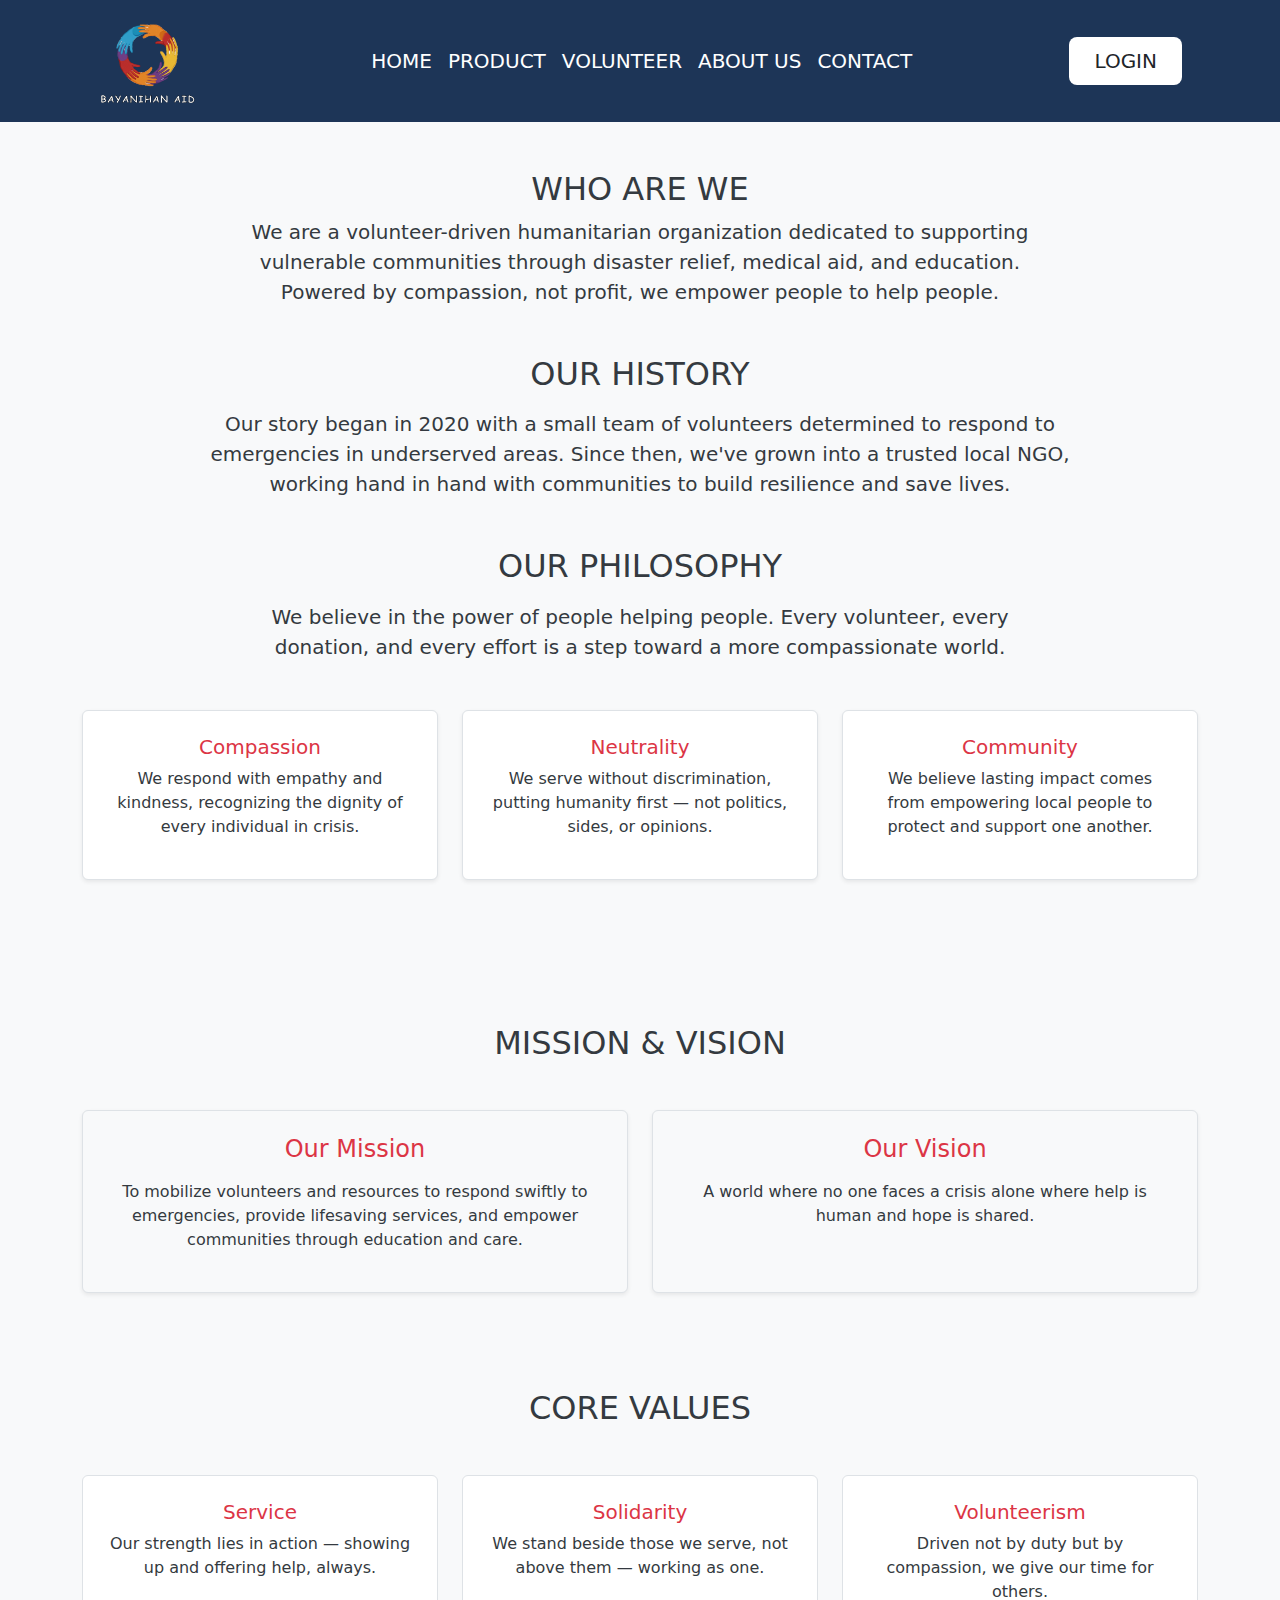
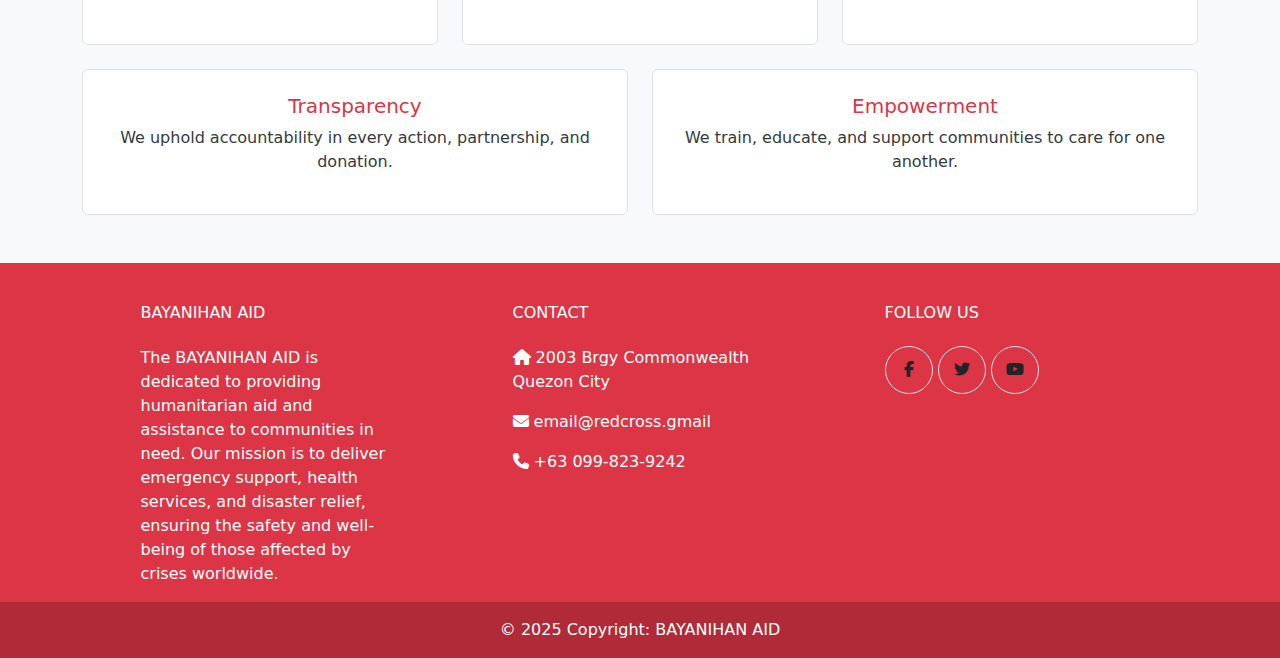
<file: about.html>
<!DOCTYPE html>
<html lang="en">
<head>
    <meta charset="UTF-8">
    <meta name="viewport" content="width=device-width, initial-scale=1.0">
    <title>Document</title>
    <link
      rel="stylesheet"
      href="assets/bootstrap/css/bootstrap.min.css"
    />
    <link
      rel="stylesheet"
      href="assets/fontawesome-free-6.7.2-web//css/all.min.css"
    />
    <link rel="stylesheet" href="style.css" />
</head>
<body>
    <header class=" navigation">
        <nav class="container navbar navbar-expand-lg p-3">
            <div class="container-fluid d-flex justify-content-between align-items-center">
            <div class="flex align-items-center">
                <img
                src="./assets/logo.png"
                alt="logo"
                class="image-fluid w-5"
                style="width: 100px; height: auto"
                />
                <a class="navbar-brand text-white fw-bold" href="#"> </a>
            </div>
            <button
                class="navbar-toggler border-light"
                type="button"
                data-bs-toggle="collapse"
                data-bs-target="#navbarSupportedContent"
                aria-controls="navbarSupportedContent"
                aria-expanded="false"
                aria-label="Toggle navigation"
            >
                <span class="navbar-toggler-icon" style="filter: brightness"></span>
            </button>
            <div class="collapse navbar-collapse" id="navbarSupportedContent">
                <ul class="navbar-nav fs-5 text-uppercase mx-auto">
                <li class="nav-item">
                    <a class="nav-link active text-white" aria-current="page" href="index.html" >Home</a>
                </li>
                <li class="nav-item">
                    <a class="nav-link text-white" href="product.html">Product</a>
                </li>
                <li class="nav-item">
                    <a class="nav-link text-white" href="contact.html">Volunteer</a>
                </li>
                <li class="nav-item">
                    <a class="nav-link text-white" href="">About us</a>
                </li>
                <li class="nav-item">
                    <a class="nav-link text-white" href="contact.html">Contact</a>
                </li>
                </ul>
                <button type="button" class="btn btn-lg bg-white text-dark px-4" data-bs-toggle="modal" data-bs-target="#loginModal">LOGIN</button>            
                
                <!-- MY MODAL FOR LOGIN -->
                <div class="modal fade" id="loginModal" tabindex="-1" aria-hidden="true">
                <div class="modal-dialog modal-dialog-centered">
                    <div class="modal-content shadow-lg border-0 rounded-4" style="max-width: 500px; margin: auto;">
                    <div class="modal-header bg-danger text-white rounded-top-4">
                        <h5 class="modal-title"><i class="fas fa-sign-in-alt me-2"></i>Login</h5>
                        <button type="button" class="btn-close btn-close-white" data-bs-dismiss="modal"></button>
                    </div>
                    <div class="modal-body px-5 py-4">
                        <form class="text-start">
                        <div class="mb-3">
                            <label for="loginUsername" class="form-label">Username</label>
                            <div class="input-group">
                            <span class="input-group-text bg-light"><i class="fas fa-user"></i></span>
                            <input required type="text" class="form-control" id="loginUsername" placeholder="Enter your username">
                            </div>
                        </div>
                        <div class="mb-3">
                            <label for="loginPassword" class="form-label">Password</label>
                            <div class="input-group">
                            <span class="input-group-text bg-light"><i class="fas fa-lock"></i></span>
                            <input required type="password" class="form-control" id="loginPassword" placeholder="••••••••">
                            </div>
                        </div>
                        <div class="d-flex justify-content-between align-items-center mb-3">
                            <div class="form-check">
                            <input class="form-check-input" type="checkbox" id="rememberMe">
                            <label class="form-check-label" for="rememberMe">Remember me</label>
                            </div>
                            <a href="#" class="text-decoration-none">Forgot password?</a>
                        </div>
                        <button type="submit" class="btn btn-primary w-100 mb-2">Login</button>
                        <button type="button" class="btn btn-outline-secondary w-100" data-bs-toggle="modal" data-bs-target="#signupModal">Sign up</button>
                        </form>
                
                        <div class="text-center my-3 text-muted">
                        <span>or</span>
                        </div>
                
                        <div class="d-flex justify-content-center gap-3">
                        <button class="btn btn-outline-primary rounded-circle" style="width: 48px; height: 48px;" title="Facebook">
                            <i class="fab fa-facebook-f"></i>
                        </button>
                        <button class="btn btn-outline-info rounded-circle" style="width: 48px; height: 48px;" title="Twitter">
                            <i class="fab fa-twitter"></i>
                        </button>
                        <button class="btn btn-outline-dark rounded-circle" style="width: 48px; height: 48px;" title="Login with Email">
                            <i class="fas fa-envelope"></i>
                        </button>
                        </div>
                
                    </div>
                    </div>
                </div>
                </div>
                <!-- MY MODAL FOR SIGN UP -->
                <div class="modal fade" id="signupModal" tabindex="-1" aria-hidden="true">
                <div class="modal-dialog modal-dialog-centered">
                    <div class="modal-content shadow-lg border-0 rounded-4" style="max-width: 550px; margin: auto;">
                    <div class="modal-header bg-danger text-white rounded-top-4">
                        <h5 class="modal-title"><i class="fas fa-user-plus me-2"></i>Sign Up</h5>
                        <button type="button" class="btn-close btn-close-white" data-bs-dismiss="modal"></button>
                    </div>
                    <div class="modal-body px-5 py-4">
                        
                        <form class="text-start">
                        <div class="mb-3">
                            <label class="form-label ">Username</label>
                            <div class="input-group">
                            <span class="input-group-text bg-light"><i class="fas fa-user-tag"></i></span>
                            <input required type="text" class="form-control" placeholder="username123">
                            </div>
                        </div>

                        <div class="mb-3">
                            <label class="form-label">Password</label>
                            <div class="input-group">
                            <span class="input-group-text bg-light"><i class="fas fa-lock"></i></span>
                            <input required type="password" class="form-control" placeholder="••••••••">
                            </div>
                        </div>
                
                        <div class="mb-3">
                            <label class="form-label">Full Name</label>
                            <div class="input-group">
                            <span class="input-group-text bg-light"><i class="fas fa-user"></i></span>
                            <input required type="text" class="form-control" placeholder="John Doe">
                            </div>
                        </div>
                
                        <div class="row">
                            <div class="col-md-6 mb-3">
                            <label class="form-label">Age</label>
                            <div class="input-group">
                                <span class="input-group-text bg-light"><i class="fas fa-hourglass-half"></i></span>
                                <input required type="number" class="form-control" placeholder="18">
                            </div>
                            </div>
                            <div class="col-md-6 mb-3">
                            <label class="form-label">Birthdate</label>
                            <div class="input-group">
                                <span class="input-group-text bg-light"><i class="fas fa-calendar-alt"></i></span>
                                <input required type="date" class="form-control">
                            </div>
                            </div>
                        </div>
            
                        <div class="mb-3">
                            <label class="form-label">Gender</label>
                            <div class="input-group">
                            <span class="input-group-text bg-light"><i class="fas fa-venus-mars"></i></span>
                            <select required class="form-select">
                                <option disabled>Choose...</option>
                                <option>Male</option>
                                <option>Female</option>
                                <option>Prefer not to say</option>
                            </select>
                            </div>
                        </div>

                        <div class="mb-3">
                            <label class="form-label">Email</label>
                            <div class="input-group">
                            <span class="input-group-text bg-light"><i class="fas fa-envelope"></i></span>
                            <input required type="email" class="form-control" placeholder="you@example.com">
                            </div>
                        </div>

                        <button type="submit" class="btn btn-danger w-100 mt-2" >Register</button>
                        </form>
                        <!-- data-bs-toggle="modal" data-bs-target="#loginModal" -->
                    </div>
                    </div>
                </div>
                </div>
            </div>
            </div>
        </nav>
    </header>

    <main>
        <section class="py-5 bg-light">
            <div class="container">
              <div class="text-center mb-5">
                <h2 class="text-uppercase" id="about">Who are we</h2>
                <p class="lead mx-auto" style="max-width: 800px;">
                    We are a volunteer-driven humanitarian organization dedicated to supporting vulnerable communities through disaster relief, medical aid, and education. Powered by compassion, not profit, we empower people to help people.                </p>
              </div>
          
              <!-- HISTORY SECTION -->
              <div class="text-center mb-5">
                <h2 class="text-uppercase mb-3">Our History</h2>
                <div class="mx-auto" style="max-width: 900px;">
                    <p class="lead">
                        Our story began in 2020 with a small team of volunteers determined to respond to emergencies in underserved areas. Since then, we've grown into a trusted local NGO, working hand in hand with communities to build resilience and save lives.                  
                    </p>
                </div>
              </div>
          
              <!-- PHILOSOPHY SECTION -->
              <div class="text-center mb-5">
                <h2 class="text-uppercase mb-3">Our Philosophy</h2>
                <p class="lead mx-auto" style="max-width: 800px;">  
                    We believe in the power of people helping people. Every volunteer, every donation, and every effort is a step toward a more compassionate world.                </p>
              </div>
          
              <!-- PHILOSOPHY VALUES -->
              <div class="row row-cols-1 row-cols-md-3 g-4 mb-5">
                <div class="col">
                  <div class="p-4 border rounded shadow-sm h-100 text-center bg-white">
                    <h5 class="text-danger">Compassion</h5>
                    <p>
                      We respond with empathy and kindness, recognizing the dignity of every individual in crisis.
                    </p>
                  </div>
                </div>
                <div class="col">
                  <div class="p-4 border rounded shadow-sm h-100 text-center bg-white">
                    <h5 class="text-danger">Neutrality</h5>
                    <p>
                      We serve without discrimination, putting humanity first — not politics, sides, or opinions.
                    </p>
                  </div>
                </div>
                <div class="col">
                  <div class="p-4 border rounded shadow-sm h-100 text-center bg-white">
                    <h5 class="text-danger">Community</h5>
                    <p>
                      We believe lasting impact comes from empowering local people to protect and support one another.
                    </p>
                  </div>
                </div>
              </div>
            </div>
          </section>
          
          <!-- MISSION & VISION SECTION -->
          <section class="py-5 bg-light">
            <div class="container">
              <h2 class="text-center mb-5 text-uppercase">Mission & Vision</h2>
              <div class="row g-4">
                <div class="col-12 col-md-6">
                  <div class="p-4 border rounded shadow-sm h-100 bg-light text-center">
                    <h4 class="text-danger mb-3">Our Mission</h4>
                    <p>
                        To mobilize volunteers and resources to respond swiftly to emergencies, provide lifesaving services, and empower communities through education and care.                    </p>
                  </div>
                </div>
                <div class="col-12 col-md-6">
                  <div class="p-4 border rounded shadow-sm h-100 bg-light text-center">
                    <h4 class="text-danger mb-3">Our Vision</h4>
                    <p>
                        A world where no one faces a crisis alone where help is human and hope is shared.                   
                     </p>
                  </div>
                </div>
              </div>
            </div>
          </section>
          
          <!-- CORE VALUES SECTION -->
          <section class="py-5 bg-light">
            <div class="container">
              <h2 class="text-center mb-5 text-uppercase">Core Values</h2>
              <div class="row g-4">
                <div class="col-md-4">
                  <div class="p-4 border h-100 rounded text-center bg-white">
                    <h5 class="text-danger">Service</h5>
                    <p>Our strength lies in action — showing up and offering help, always.</p>
                  </div>
                </div>
                <div class="col-md-4">
                  <div class="p-4 border h-100 rounded text-center bg-white">
                    <h5 class="text-danger">Solidarity</h5>
                    <p>We stand beside those we serve, not above them — working as one.</p>
                  </div>
                </div>
                <div class="col-md-4">
                  <div class="p-4 border h-100 rounded text-center bg-white">
                    <h5 class="text-danger">Volunteerism</h5>
                    <p>Driven not by duty but by compassion, we give our time for others.</p>
                  </div>
                </div>
                <div class="col-md-6">
                  <div class="p-4 border h-100 rounded text-center bg-white">
                    <h5 class="text-danger">Transparency</h5>
                    <p>We uphold accountability in every action, partnership, and donation.</p>
                  </div>
                </div>
                <div class="col-md-6">
                  <div class="p-4 border h-100 rounded text-center bg-white">
                    <h5 class="text-danger">Empowerment</h5>
                    <p>We train, educate, and support communities to care for one another.</p>
                  </div>
                </div>
              </div>
            </div>
          </section>
    </main>

    <footer class="text-center text-lg-start text-white bg-danger" id="footer">
        <div class="container p-4 pb-0">
          <section class="">
            <div class="row">
              <div class="col-md-3 col-lg-3 col-xl-3 mx-auto mt-3">
                <h6 class="text-uppercase mb-4 font-weight-bold">
                  BAYANIHAN AID
                </h6>
                <p>
                  The BAYANIHAN AID is dedicated to providing humanitarian
                  aid and assistance to communities in need. Our mission is to
                  deliver emergency support, health services, and disaster relief,
                  ensuring the safety and well-being of those affected by crises
                  worldwide.
                </p>
              </div>
              <hr class="w-100 clearfix d-md-none" />
              <div class="col-md-4 col-lg-3 col-xl-3 mx-auto mt-3">
                <h6 class="text-uppercase mb-4 font-weight-bold">Contact</h6>
                <p>
                  <i class="fas fa-home mr-3"></i> 2003 Brgy Commonwealth Quezon City
                </p>
                <p><i class="fas fa-envelope mr-3"></i> email@redcross.gmail</p>
                <p><i class="fas fa-phone mr-3"></i> +63 099-823-9242</p>
              </div>
  
              <hr class="w-100 clearfix d-md-none" />
              <div class="col-md-3 mx-auto mt-3">
                <h6 class="text-uppercase mb-4 font-weight-bold">Follow us</h6>
                <button class="btn border rounded-circle" style="width: 48px; height: 48px;" title="Facebook">
                  <i class="fab fa-facebook-f"></i>
                </button>
                <button class="btn border rounded-circle" style="width: 48px; height: 48px;" title="Twitter">
                  <i class="fab fa-twitter"></i>
                </button>
                <button class="btn border rounded-circle" style="width: 48px; height: 48px;" title="Youtube">
                  <i class="fab fa-youtube"></i>
                </button>
                
              </div>
            </div>
          </section>
        </div>
        <div class="text-center p-3" style="background-color: rgba(0, 0, 0, 0.2)">
          © 2025 Copyright: BAYANIHAN AID 
        </div>
        <!-- Copyright -->
    </footer>
    <script src="assets/bootstrap/js/bootstrap.bundle.min.js"></script>
</body>
</html>
</file>
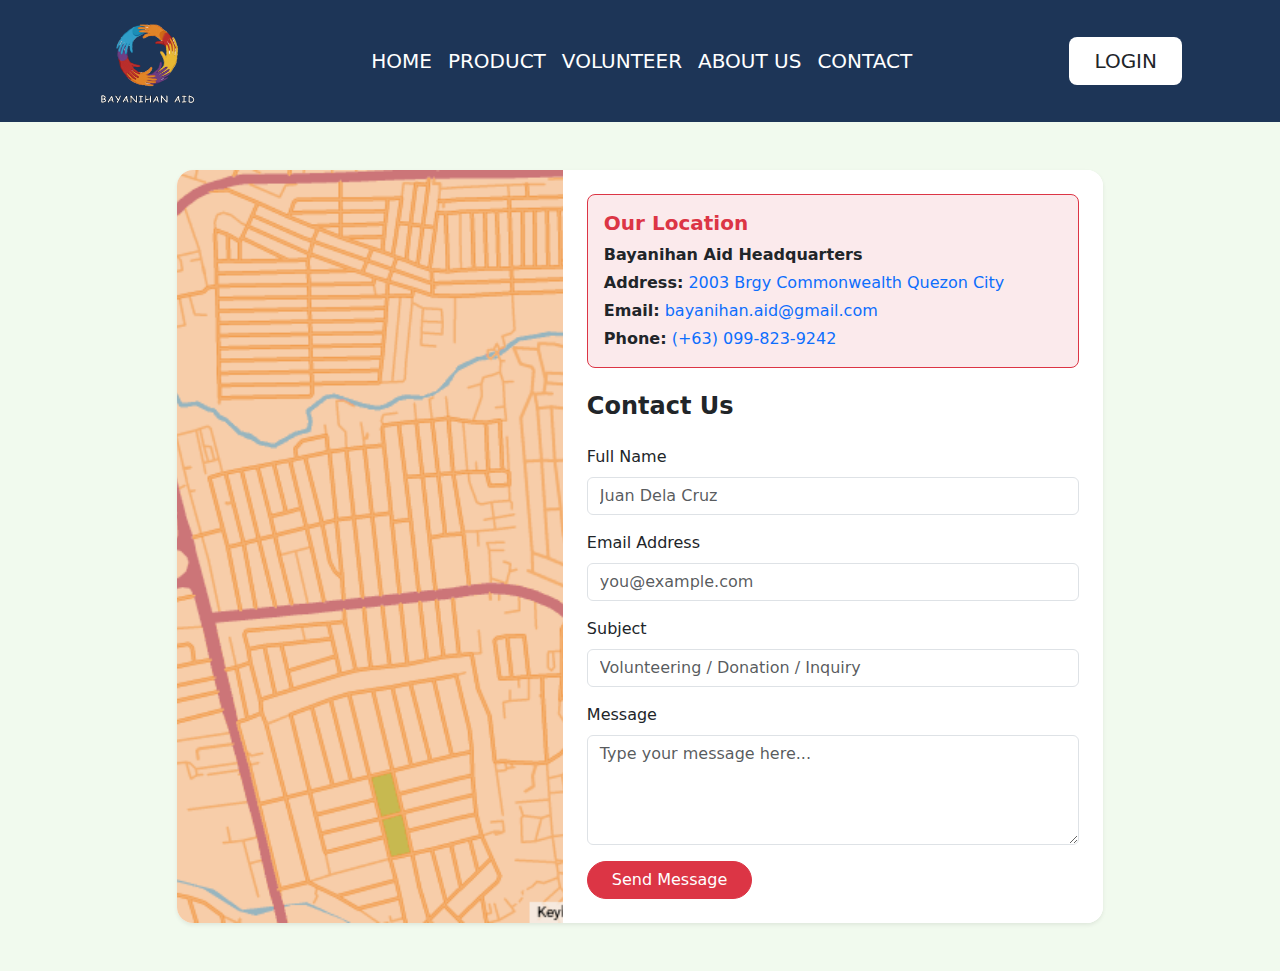
<file: contact.html>
<!DOCTYPE html>
<html lang="en">
<head>
    <meta charset="UTF-8">
    <meta name="viewport" content="width=device-width, initial-scale=1.0">
    <title>Document</title>
    <link
      rel="stylesheet"
      href="node_modules/bootstrap/dist/css/bootstrap.min.css"
    />
    <link
      rel="stylesheet"
      href="assets/fontawesome-free-6.7.2-web//css/all.min.css"
    />
    <link rel="stylesheet" href="style.css" />
</head>
<body>

    <header class="navigation">
      <nav class="container navbar navbar-expand-lg p-3">
        <div class="container-fluid d-flex justify-content-between align-items-center">
          <div class="flex align-items-center">
            <img
              src="./assets/logo.png"
              alt="logo"
              class="image-fluid w-5"
              style="width: 100px; height: auto"
            />
            <a class="navbar-brand text-white fw-bold" href="#"> </a>
          </div>
          <button
            class="navbar-toggler border-light"
            type="button"
            data-bs-toggle="collapse"
            data-bs-target="#navbarSupportedContent"
            aria-controls="navbarSupportedContent"
            aria-expanded="false"
            aria-label="Toggle navigation"
          >
            <span class="navbar-toggler-icon" style="filter: brightness"></span>
          </button>
          <div class="collapse navbar-collapse " id="navbarSupportedContent">
            <ul class="navbar-nav fs-5 text-uppercase mx-auto">
              <li class="nav-item">
                <a
                  class=" nav-link active text-white"
                  aria-current="page"
                  href="index.html"
                  >Home</a
                >
              </li>
              <li class="nav-item">
                <a class="nav-link text-white" href="product.html">Product</a>
              </li>
              <li class="nav-item">
                <a class="nav-link text-white" href="contact.html">Volunteer</a>
              </li>
              <li class="nav-item">
                <a class="nav-link text-white" href="about.html">About us</a>
              </li>
              <li class="nav-item">
                <a class="nav-link text-white" href="contact.html">Contact</a>
              </li>
            </ul>
            <button type="button" class="btn btn-lg bg-white text-dark px-4" data-bs-toggle="modal" data-bs-target="#loginModal">LOGIN</button>            
           
            <!-- MY MODAL FOR LOGIN -->
            <div class="modal fade" id="loginModal" tabindex="-1" aria-hidden="true">
              <div class="modal-dialog modal-dialog-centered">
                <div class="modal-content shadow-lg border-0 rounded-4" style="max-width: 500px; margin: auto;">
                  <div class="modal-header bg-danger text-white rounded-top-4">
                    <h5 class="modal-title"><i class="fas fa-sign-in-alt me-2"></i>Login</h5>
                    <button type="button" class="btn-close btn-close-white" data-bs-dismiss="modal"></button>
                  </div>
                  <div class="modal-body px-5 py-4">
                    
                    <form class="text-start">
                      <div class="mb-3">
                        <label for="loginUsername" class="form-label">Username</label>
                        <div class="input-group">
                          <span class="input-group-text bg-light"><i class="fas fa-user"></i></span>
                          <input required type="text" class="form-control" id="loginUsername" placeholder="Enter your username">
                        </div>
                      </div>
                      <div class="mb-3">
                        <label for="loginPassword" class="form-label">Password</label>
                        <div class="input-group">
                          <span class="input-group-text bg-light"><i class="fas fa-lock"></i></span>
                          <input required type="password" class="form-control" id="loginPassword" placeholder="••••••••">
                        </div>
                      </div>
                      <div class="d-flex justify-content-between align-items-center mb-3">
                        <div class="form-check">
                          <input class="form-check-input" type="checkbox" id="rememberMe">
                          <label class="form-check-label" for="rememberMe">Remember me</label>
                        </div>
                        <a href="#" class="text-decoration-none">Forgot password?</a>
                      </div>
                      <button type="submit" class="btn btn-primary w-100 mb-2">Login</button>
                      <button type="button" class="btn btn-outline-secondary w-100" data-bs-toggle="modal" data-bs-target="#signupModal">Sign up</button>
                    </form>
            
                    <div class="text-center my-3 text-muted">
                      <span>or</span>
                    </div>
            
                    <div class="d-flex justify-content-center gap-3">
                      <button class="btn btn-outline-primary rounded-circle" style="width: 48px; height: 48px;" title="Facebook">
                        <i class="fab fa-facebook-f"></i>
                      </button>
                      <button class="btn btn-outline-info rounded-circle" style="width: 48px; height: 48px;" title="Twitter">
                        <i class="fab fa-twitter"></i>
                      </button>
                      <button class="btn btn-outline-dark rounded-circle" style="width: 48px; height: 48px;" title="Login with Email">
                        <i class="fas fa-envelope"></i>
                      </button>
                    </div>
            
                  </div>
                </div>
              </div>
            </div>
            <!-- MY MODAL FOR SIGN UP -->
            <div class="modal fade" id="signupModal" tabindex="-1" aria-hidden="true">
              <div class="modal-dialog modal-dialog-centered">
                <div class="modal-content shadow-lg border-0 rounded-4" style="max-width: 550px; margin: auto;">
                  <div class="modal-header bg-danger text-white rounded-top-4">
                    <h5 class="modal-title"><i class="fas fa-user-plus me-2"></i>Sign Up</h5>
                    <button type="button" class="btn-close btn-close-white" data-bs-dismiss="modal"></button>
                  </div>
                  <div class="modal-body px-5 py-4">
                    
                    <form class="text-start">
                      <div class="mb-3">
                        <label class="form-label ">Username</label>
                        <div class="input-group">
                          <span class="input-group-text bg-light"><i class="fas fa-user-tag"></i></span>
                          <input required type="text" class="form-control" placeholder="username123">
                        </div>
                      </div>

                      <div class="mb-3">
                        <label class="form-label">Password</label>
                        <div class="input-group">
                          <span class="input-group-text bg-light"><i class="fas fa-lock"></i></span>
                          <input required type="password" class="form-control" placeholder="••••••••">
                        </div>
                      </div>
            
                      <div class="mb-3">
                        <label class="form-label">Full Name</label>
                        <div class="input-group">
                          <span class="input-group-text bg-light"><i class="fas fa-user"></i></span>
                          <input required type="text" class="form-control" placeholder="John Doe">
                        </div>
                      </div>
            
                      <div class="row">
                        <div class="col-md-6 mb-3">
                          <label class="form-label">Age</label>
                          <div class="input-group">
                            <span class="input-group-text bg-light"><i class="fas fa-hourglass-half"></i></span>
                            <input required type="number" class="form-control" placeholder="18">
                          </div>
                        </div>
                        <div class="col-md-6 mb-3">
                          <label class="form-label">Birthdate</label>
                          <div class="input-group">
                            <span class="input-group-text bg-light"><i class="fas fa-calendar-alt"></i></span>
                            <input required type="date" class="form-control">
                          </div>
                        </div>
                      </div>
        
                      <div class="mb-3">
                        <label class="form-label">Gender</label>
                        <div class="input-group">
                          <span class="input-group-text bg-light"><i class="fas fa-venus-mars"></i></span>
                          <select required class="form-select">
                            <option disabled>Choose...</option>
                            <option>Male</option>
                            <option>Female</option>
                            <option>Prefer not to say</option>
                          </select>
                        </div>
                      </div>

                      <div class="mb-3">
                        <label class="form-label">Email</label>
                        <div class="input-group">
                          <span class="input-group-text bg-light"><i class="fas fa-envelope"></i></span>
                          <input required type="email" class="form-control" placeholder="you@example.com">
                        </div>
                      </div>

                      <button class="btn btn-danger w-100 mt-2" >Register</button>
                    </form>
                    <!-- data-bs-toggle="modal" data-bs-target="#loginModal" -->
                  </div>
                </div>
              </div>
            </div>
          </div>
        </div>
      </nav>
    </header>

    <div class="container my-5">
  <div class="row justify-content-center">
    <div class="col-lg-10">
      <div class="card border-0 shadow-sm rounded-4 overflow-hidden">
        <div class="row g-0">

          <!-- Left Image -->
          <div class="col-md-5 d-none d-md-block">
            <img src="assets/map.png" alt="Bayanihan Aid" class="img-fluid h-100 w-100 object-fit-cover">
          </div>

          <!-- Location + Contact Form -->
          <div class="col-md-7 bg-white p-4 d-flex flex-column">
            
            <!-- Location Section on top -->
            <div class="mb-4 p-3 rounded-3 border border-danger bg-danger bg-opacity-10">
              <h5 class="text-danger fw-bold mb-2 text-slate">Our Location</h5>
              <p class="mb-1 fw-semibold">Bayanihan Aid Headquarters</p>
              <p class="mb-1"><strong>Address:</strong> <a href="mailto:bayanihan.aid@gmail.com" class=" text-decoration-none">2003 Brgy Commonwealth Quezon City </a></p>
              <p class="mb-1"><strong>Email:</strong> <a href="mailto:bayanihan.aid@gmail.com" class=" text-decoration-none">bayanihan.aid@gmail.com</a></p>
              <p class="mb-0"><strong>Phone:</strong> <a href="" class=" text-decoration-none">(+63) 099-823-9242</a></p>
            </div>

            <!-- Contact Form -->
            <h4 class="mb-4 text-slate fw-bold">Contact Us</h4>
            <form action="#" method="POST">
              <div class="mb-3">
                <label for="name" class="form-label">Full Name</label>
                <input type="text" class="form-control" id="name" name="name" required placeholder="Juan Dela Cruz">
              </div>
              <div class="mb-3">
                <label for="email" class="form-label">Email Address</label>
                <input type="email" class="form-control" id="email" name="email" required placeholder="you@example.com">
              </div>
              <div class="mb-3">
                <label for="subject" class="form-label">Subject</label>
                <input type="text" class="form-control" id="subject" name="subject" required placeholder="Volunteering / Donation / Inquiry">
              </div>
              <div class="mb-3">
                <label for="message" class="form-label">Message</label>
                <textarea class="form-control" id="message" name="message" rows="4" required placeholder="Type your message here..."></textarea>
              </div>
              <a href="contact.html" type="submit" class="btn btn-danger rounded-pill px-4">Send Message</a>
            </form>

          </div>

        </div>
      </div>
    </div>
  </div>
</div>



    <script src="node_modules/bootstrap/dist/js/bootstrap.bundle.js"></script>
</body>
</html>
</file>
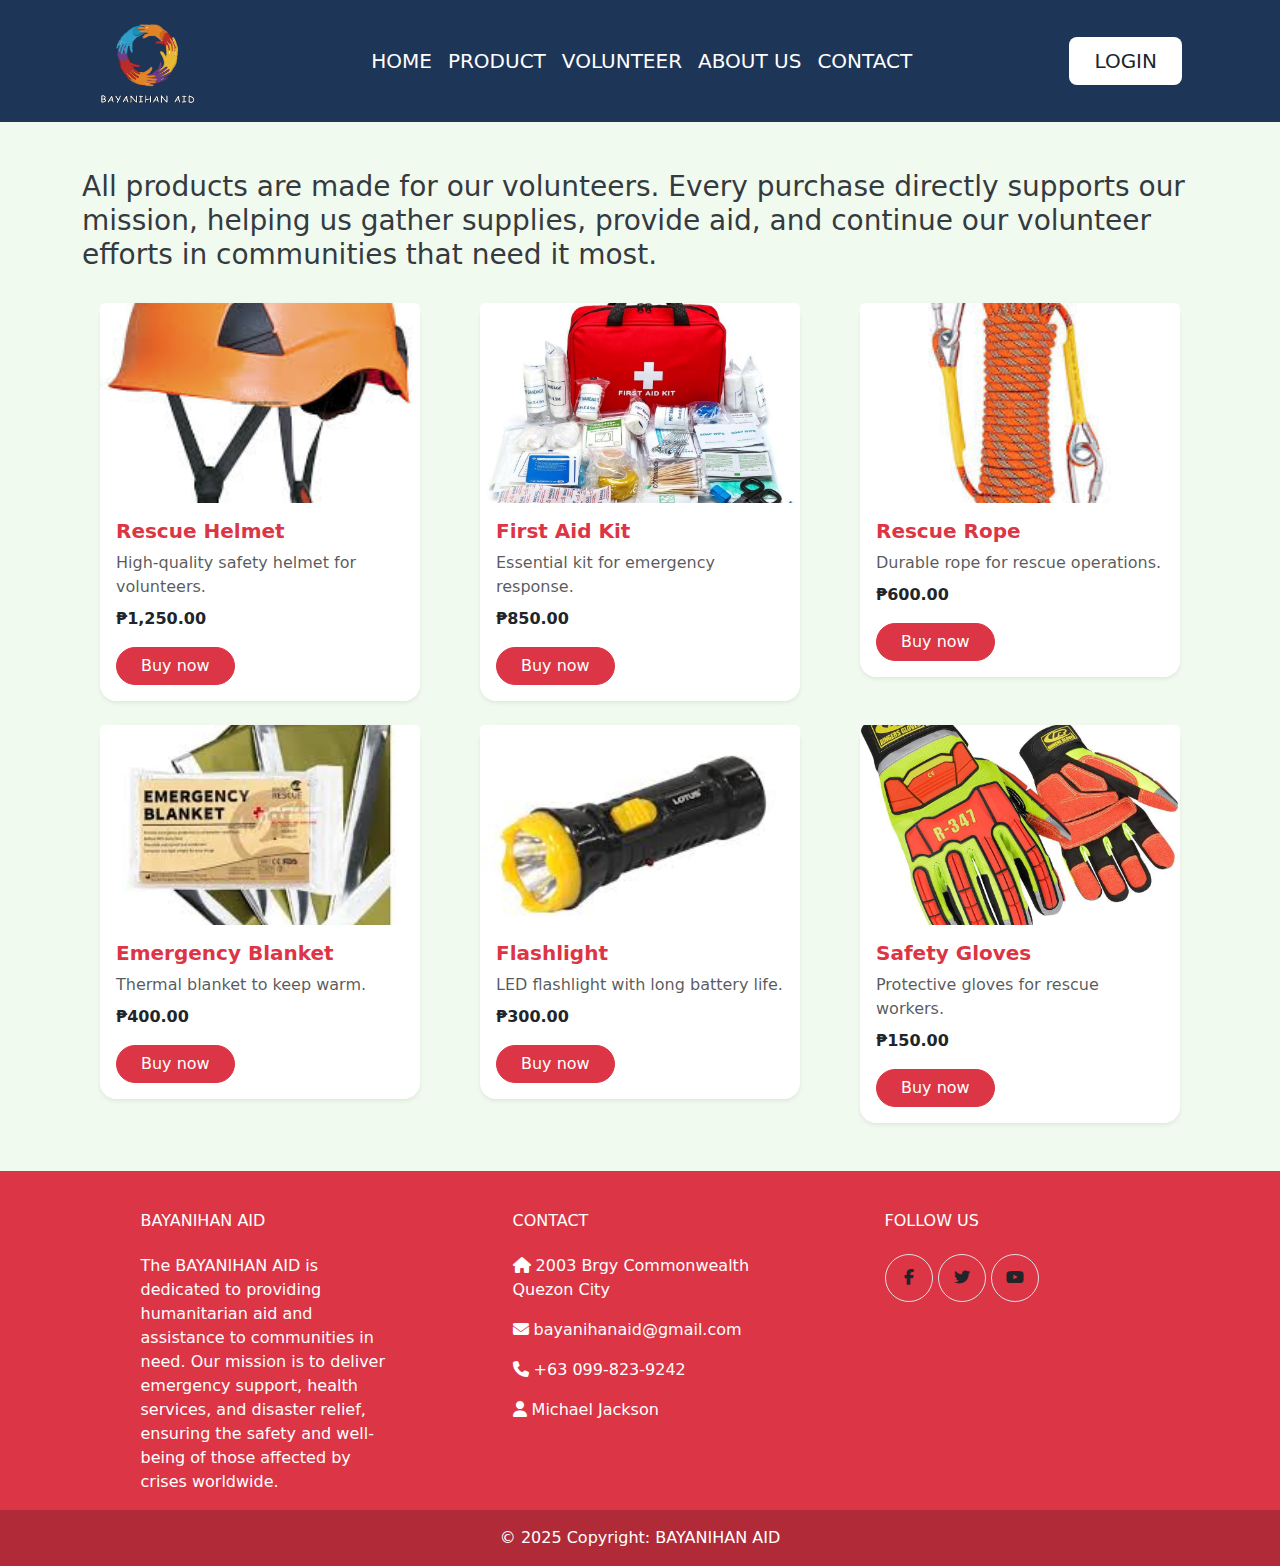
<file: product.html>
<!DOCTYPE html>
<html lang="en">
<head>
    <meta charset="UTF-8" />
    <meta name="viewport" content="width=device-width, initial-scale=1.0" />
    <title>Document</title>
    <link
      rel="stylesheet"
      href="assets/bootstrap/css/bootstrap.min.css"
    />
    <link
      rel="stylesheet"
      href="assets/fontawesome-free-6.7.2-web//css/all.min.css"
    />
    <link rel="stylesheet" href="style.css" />
</head>
<body>
    <header class="navigation">
      <nav class="container navbar navbar-expand-lg p-3">
        <div class="container-fluid d-flex justify-content-between align-items-center">
          <div class="flex align-items-center">
            <img
              src="./assets/logo.png"
              alt="logo"
              class="image-fluid w-5"
              style="width: 100px; height: auto"
            />
            <a class="navbar-brand text-white fw-bold" href="#"> </a>
          </div>
          <button
            class="navbar-toggler border-light"
            type="button"
            data-bs-toggle="collapse"
            data-bs-target="#navbarSupportedContent"
            aria-controls="navbarSupportedContent"
            aria-expanded="false"
            aria-label="Toggle navigation"
          >
            <span class="navbar-toggler-icon" style="filter: brightness"></span>
          </button>
          <div class="collapse navbar-collapse " id="navbarSupportedContent">
            <ul class="navbar-nav fs-5 text-uppercase mx-auto">
              <li class="nav-item">
                <a
                  class=" nav-link active text-white"
                  aria-current="page"
                  href="index.html"
                  >Home</a
                >
              </li>
              <li class="nav-item">
                <a class="nav-link text-white" href="product.html">Product</a>
              </li>
              <li class="nav-item">
                <a class="nav-link text-white" href="contact.html">Volunteer</a>
              </li>
              <li class="nav-item">
                <a class="nav-link text-white" href="about.html">About us</a>
              </li>
              <li class="nav-item">
                <a class="nav-link text-white" href="contact.html">Contact</a>
              </li>
            </ul>
            <button type="button" class="btn btn-lg bg-white text-dark px-4" data-bs-toggle="modal" data-bs-target="#loginModal">LOGIN</button>            
           
            <!-- MY MODAL FOR LOGIN -->
            <div class="modal fade" id="loginModal" tabindex="-1" aria-hidden="true">
              <div class="modal-dialog modal-dialog-centered">
                <div class="modal-content shadow-lg border-0 rounded-4" style="max-width: 500px; margin: auto;">
                  <div class="modal-header bg-danger text-white rounded-top-4">
                    <h5 class="modal-title"><i class="fas fa-sign-in-alt me-2"></i>Login</h5>
                    <button type="button" class="btn-close btn-close-white" data-bs-dismiss="modal"></button>
                  </div>
                  <div class="modal-body px-5 py-4">
                    
                    <form class="text-start">
                      <div class="mb-3">
                        <label for="loginUsername" class="form-label">Username</label>
                        <div class="input-group">
                          <span class="input-group-text bg-light"><i class="fas fa-user"></i></span>
                          <input required type="text" class="form-control" id="loginUsername" placeholder="Enter your username">
                        </div>
                      </div>
                      <div class="mb-3">
                        <label for="loginPassword" class="form-label">Password</label>
                        <div class="input-group">
                          <span class="input-group-text bg-light"><i class="fas fa-lock"></i></span>
                          <input required type="password" class="form-control" id="loginPassword" placeholder="••••••••">
                        </div>
                      </div>
                      <div class="d-flex justify-content-between align-items-center mb-3">
                        <div class="form-check">
                          <input class="form-check-input" type="checkbox" id="rememberMe">
                          <label class="form-check-label" for="rememberMe">Remember me</label>
                        </div>
                        <a href="#" class="text-decoration-none">Forgot password?</a>
                      </div>
                      <button type="submit" class="btn btn-primary w-100 mb-2">Login</button>
                      <button type="button" class="btn btn-outline-secondary w-100" data-bs-toggle="modal" data-bs-target="#signupModal">Sign up</button>
                    </form>
            
                    <div class="text-center my-3 text-muted">
                      <span>or</span>
                    </div>
            
                    <div class="d-flex justify-content-center gap-3">
                      <button class="btn btn-outline-primary rounded-circle" style="width: 48px; height: 48px;" title="Facebook">
                        <i class="fab fa-facebook-f"></i>
                      </button>
                      <button class="btn btn-outline-info rounded-circle" style="width: 48px; height: 48px;" title="Twitter">
                        <i class="fab fa-twitter"></i>
                      </button>
                      <button class="btn btn-outline-dark rounded-circle" style="width: 48px; height: 48px;" title="Login with Email">
                        <i class="fas fa-envelope"></i>
                      </button>
                    </div>
            
                  </div>
                </div>
              </div>
            </div>
            <!-- MY MODAL FOR SIGN UP -->
            <div class="modal fade" id="signupModal" tabindex="-1" aria-hidden="true">
              <div class="modal-dialog modal-dialog-centered">
                <div class="modal-content shadow-lg border-0 rounded-4" style="max-width: 550px; margin: auto;">
                  <div class="modal-header bg-danger text-white rounded-top-4">
                    <h5 class="modal-title"><i class="fas fa-user-plus me-2"></i>Sign Up</h5>
                    <button type="button" class="btn-close btn-close-white" data-bs-dismiss="modal"></button>
                  </div>
                  <div class="modal-body px-5 py-4">
                    
                    <form class="text-start">
                      <div class="mb-3">
                        <label class="form-label ">Username</label>
                        <div class="input-group">
                          <span class="input-group-text bg-light"><i class="fas fa-user-tag"></i></span>
                          <input required type="text" class="form-control" placeholder="username123">
                        </div>
                      </div>

                      <div class="mb-3">
                        <label class="form-label">Password</label>
                        <div class="input-group">
                          <span class="input-group-text bg-light"><i class="fas fa-lock"></i></span>
                          <input required type="password" class="form-control" placeholder="••••••••">
                        </div>
                      </div>
            
                      <div class="mb-3">
                        <label class="form-label">Full Name</label>
                        <div class="input-group">
                          <span class="input-group-text bg-light"><i class="fas fa-user"></i></span>
                          <input required type="text" class="form-control" placeholder="John Doe">
                        </div>
                      </div>
            
                      <div class="row">
                        <div class="col-md-6 mb-3">
                          <label class="form-label">Age</label>
                          <div class="input-group">
                            <span class="input-group-text bg-light"><i class="fas fa-hourglass-half"></i></span>
                            <input required type="number" class="form-control" placeholder="18">
                          </div>
                        </div>
                        <div class="col-md-6 mb-3">
                          <label class="form-label">Birthdate</label>
                          <div class="input-group">
                            <span class="input-group-text bg-light"><i class="fas fa-calendar-alt"></i></span>
                            <input required type="date" class="form-control">
                          </div>
                        </div>
                      </div>
        
                      <div class="mb-3">
                        <label class="form-label">Gender</label>
                        <div class="input-group">
                          <span class="input-group-text bg-light"><i class="fas fa-venus-mars"></i></span>
                          <select required class="form-select">
                            <option disabled>Choose...</option>
                            <option>Male</option>
                            <option>Female</option>
                            <option>Prefer not to say</option>
                          </select>
                        </div>
                      </div>

                      <div class="mb-3">
                        <label class="form-label">Email</label>
                        <div class="input-group">
                          <span class="input-group-text bg-light"><i class="fas fa-envelope"></i></span>
                          <input required type="email" class="form-control" placeholder="you@example.com">
                        </div>
                      </div>

                      <button type="submit" class="btn btn-danger w-100 mt-2" >Register</button>
                    </form>
                    <!-- data-bs-toggle="modal" data-bs-target="#loginModal" -->
                  </div>
                </div>
              </div>
            </div>
          </div>
        </div>
      </nav>
    </header>

    <main>
    <div class="container my-5">
        <div class="row g-4">
            <!-- Repeat this col for each product -->
            <h1 class="fs-3"> All products are made for our volunteers. Every purchase directly supports our mission,  helping us gather supplies, provide aid, and continue our volunteer efforts in communities that need it most.</h1>
            <div class="col-12 col-md-4 col-lg-4">
            <div class="card shadow-sm rounded-4 border-0" style="max-width: 320px; margin: auto;">
                <img src="assets/helmet.jpg" class="card-img-top object-fit-cover" alt="Product Image" style="height: 200px;">
                <div class="card-body">
                <h5 class="card-title fw-bold text-danger">Rescue Helmet</h5>
                <p class="card-text text-muted mb-2">High-quality safety helmet for volunteers.</p>
                <p class="card-text fw-semibold">₱1,250.00</p>
                <a href="#" class="btn btn-danger rounded-pill px-4" data-bs-toggle="modal" data-bs-target="#buyModal">Buy now</a>
                </div>
            </div>
            </div>

            <div class="col-12 col-md-4 col-lg-4">
            <div class="card shadow-sm rounded-4 border-0" style="max-width: 320px; margin: auto;">
                <img src="assets/kit.jpg" class="card-img-top object-fit-cover" alt="Product Image" style="height: 200px;">
                <div class="card-body">
                <h5 class="card-title fw-bold text-danger">First Aid Kit</h5>
                <p class="card-text text-muted mb-2">Essential kit for emergency response.</p>
                <p class="card-text fw-semibold">₱850.00</p>
                <a href="#" class="btn btn-danger rounded-pill px-4" data-bs-toggle="modal" data-bs-target="#buyModal">Buy now</a>
                </div>
            </div>
            </div>

            <div class="col-12 col-md-4 col-lg-4">
            <div class="card shadow-sm rounded-4 border-0" style="max-width: 320px; margin: auto;">
                <img src="assets/rope.jpg" class="card-img-top object-fit-cover" alt="Product Image" style="height: 200px;">
                <div class="card-body">
                <h5 class="card-title fw-bold text-danger">Rescue Rope</h5>
                <p class="card-text text-muted mb-2">Durable rope for rescue operations.</p>
                <p class="card-text fw-semibold">₱600.00</p>
                <a href="#" class="btn btn-danger rounded-pill px-4" data-bs-toggle="modal" data-bs-target="#buyModal">Buy now</a>
                </div>
            </div>
            </div>

            <div class="col-12 col-md-4 col-lg-4">
            <div class="card shadow-sm rounded-4 border-0" style="max-width: 320px; margin: auto;">
                <img src="assets/emergency.jpg" class="card-img-top object-fit-cover" alt="Product Image" style="height: 200px;">
                <div class="card-body">
                <h5 class="fs-5 card-title fw-bold text-danger">Emergency Blanket</h5>
                <p class="card-text text-muted mb-2">Thermal blanket to keep warm.</p>
                <p class="card-text fw-semibold">₱400.00</p>
                <a href="#" class="btn btn-danger rounded-pill px-4" data-bs-toggle="modal" data-bs-target="#buyModal">Buy now</a>
                </div>
            </div>
            </div>

            <div class="col-12 col-md-4 col-lg-4">
            <div class="card shadow-sm rounded-4 border-0" style="max-width: 320px; margin: auto;">
                <img src="assets/flashlight.jpg" class="card-img-top object-fit-cover" alt="Product Image" style="height: 200px;">
                <div class="card-body">
                <h5 class="card-title fw-bold text-danger">Flashlight</h5>
                <p class="card-text text-muted mb-2">LED flashlight with long battery life.</p>
                <p class="card-text fw-semibold">₱300.00</p>
                <a href="#" class="btn btn-danger rounded-pill px-4" data-bs-toggle="modal" data-bs-target="#buyModal">Buy now</a>
                </div>
            </div>
            </div>

            <div class="col-12 col-md-4 col-lg-4">
            <div class="card shadow-sm rounded-4 border-0" style="max-width: 320px; margin: auto;">
                <img src="assets/gloves.jpg" class="card-img-top object-fit-cover" alt="Product Image" style="height: 200px;">
                <div class="card-body">
                <h5 class="card-title fw-bold text-danger">Safety Gloves</h5>
                <p class="card-text text-muted mb-2">Protective gloves for rescue workers.</p>
                <p class="card-text fw-semibold">₱150.00</p>
                <a href="#" class="btn btn-danger rounded-pill px-4" data-bs-toggle="modal" data-bs-target="#buyModal">Buy now</a>
                </div>
            </div>
            </div>
        </div>
    </div>

    <!-- Buy Now Modal -->
<div class="modal fade" id="buyModal" tabindex="-1" aria-labelledby="buyModalLabel" aria-hidden="true">
  <div class="modal-dialog modal-dialog-centered">
    <div class="modal-content rounded-4">
      <div class="modal-header bg-danger text-white">
        <h5 class="modal-title" id="buyModalLabel">Complete Your Purchase</h5>
        <button type="button" class="btn-close btn-close-white" data-bs-dismiss="modal" aria-label="Close"></button>
      </div>
      <div class="modal-body">

        <form>
          <!-- Optional hidden input if needed for backend -->
          <input type="hidden" id="productName" name="product">

          <div class="mb-3">
            <label for="buyerName" class="form-label fw-semibold">Your Name</label>
            <input type="text" class="form-control" id="buyerName" placeholder="Juan Dela Cruz">
          </div>
          <div class="mb-3">
            <label for="buyerEmail" class="form-label fw-semibold">Email</label>
            <input type="email" class="form-control" id="buyerEmail" placeholder="you@email.com">
          </div>
          <div class="mb-3">
            <label for="quantity" class="form-label fw-semibold">Quantity</label>
            <input type="number" class="form-control" id="quantity" value="1" min="1">
          </div>
        </form>
      </div>
      <div class="modal-footer">
        <button type="button" class="btn btn-outline-danger rounded-pill" data-bs-dismiss="modal">Cancel</button>
        <button id="buy-btn" type="submit" class="btn btn-danger rounded-pill">Confirm Purchase</button>
      </div>
    </div>
  </div>
</div>



    </main>
    <footer class="text-center text-lg-start text-white bg-danger" id="footer">
      <div class="container p-4 pb-0">
        <section class="">
          <div class="row">
            <div class="col-md-3 col-lg-3 col-xl-3 mx-auto mt-3">
              <h6 class="text-uppercase mb-4 font-weight-bold">
                BAYANIHAN AID
              </h6>
              <p>
                The BAYANIHAN AID is dedicated to providing humanitarian
                aid and assistance to communities in need. Our mission is to
                deliver emergency support, health services, and disaster relief,
                ensuring the safety and well-being of those affected by crises
                worldwide.
              </p>
            </div>
            <hr class="w-100 clearfix d-md-none" />
            <div class="col-md-4 col-lg-3 col-xl-3 mx-auto mt-3">
              <h6 class="text-uppercase mb-4 font-weight-bold">Contact</h6>
              <p>
                <i class="fas fa-home mr-3"></i> 2003 Brgy Commonwealth Quezon City
              </p>
              <p><i class="fas fa-envelope mr-3"></i> bayanihanaid@gmail.com</p>
              <p><i class="fas fa-phone mr-3"></i> +63 099-823-9242</p>
              <p> <i class="fa-solid fa-user"></i> Michael Jackson</p>
            </div>

            <hr class="w-100 clearfix d-md-none" />
            <div class="col-md-3 mx-auto mt-3">
              <h6 class="text-uppercase mb-4 font-weight-bold">Follow us</h6>
              <button class="btn border rounded-circle" style="width: 48px; height: 48px;" title="Facebook" >
                <i class="fab fa-facebook-f"></i>
              </button>
              <button class="btn border rounded-circle" style="width: 48px; height: 48px;" title="Twitter">
                <i class="fab fa-twitter"></i>
              </button>
              <button class="btn border rounded-circle" style="width: 48px; height: 48px;" title="Youtube">
                <i class="fab fa-youtube"></i>
              </button>
              
            </div>
          </div>
        </section>
      </div>
      <div class="text-center p-3" style="background-color: rgba(0, 0, 0, 0.2)">
        © 2025 Copyright: BAYANIHAN AID 
      </div>
      <!-- Copyright -->
    </footer>
    <script src="assets/bootstrap/js/bootstrap.bundle.min.js"></script>
    <script> 
      const buyBtn = document.getElementById('buy-btn');
      const buyModal = document.getElementById('buyModal');
      buyBtn.addEventListener('click', () => {
        alert('Thank you for your purchase!');
        buyModal.classList.remove('show');
      })
    </script>
</body>
</html>
</file>
<file: style.css>
:root {
  --bs-primary: rgb(10, 36, 99);
  --bs-secondary: rgb(25, 102, 179);
  --bs-primary: #1D3557;
  --bs-danger: #E63946;
  --bs-light: #F1FAEE;
  --bs-info: #A8DADC;
  --bs-dark: #343A40;
}

.bg-primary {
  background-color: var(--bs-primary) !important;
}

.bg-secondary {
  background-color: var(--bs-secondary) !important;
}

.carousel-item img {
  max-height: 600px;
  object-fit: cover; 
  object-position: center;
}

.carousel-caption {
  background-color: rgba(0, 0, 0, 0.5); /* Dark semi-transparent background for caption readability */
  border-radius: 0.25rem;
  padding: 1rem;
}

body {
  background-color: var(--bs-light);
  color: var(--bs-dark);
}

.navigation, footer {
  background-color: var(--bs-primary);
}

.navbar-brand, .nav-link, .btn-outline-success {
  color: white !important;
}

.btn-outline-success {
  border-color: var(--bs-info);
}
</file>
